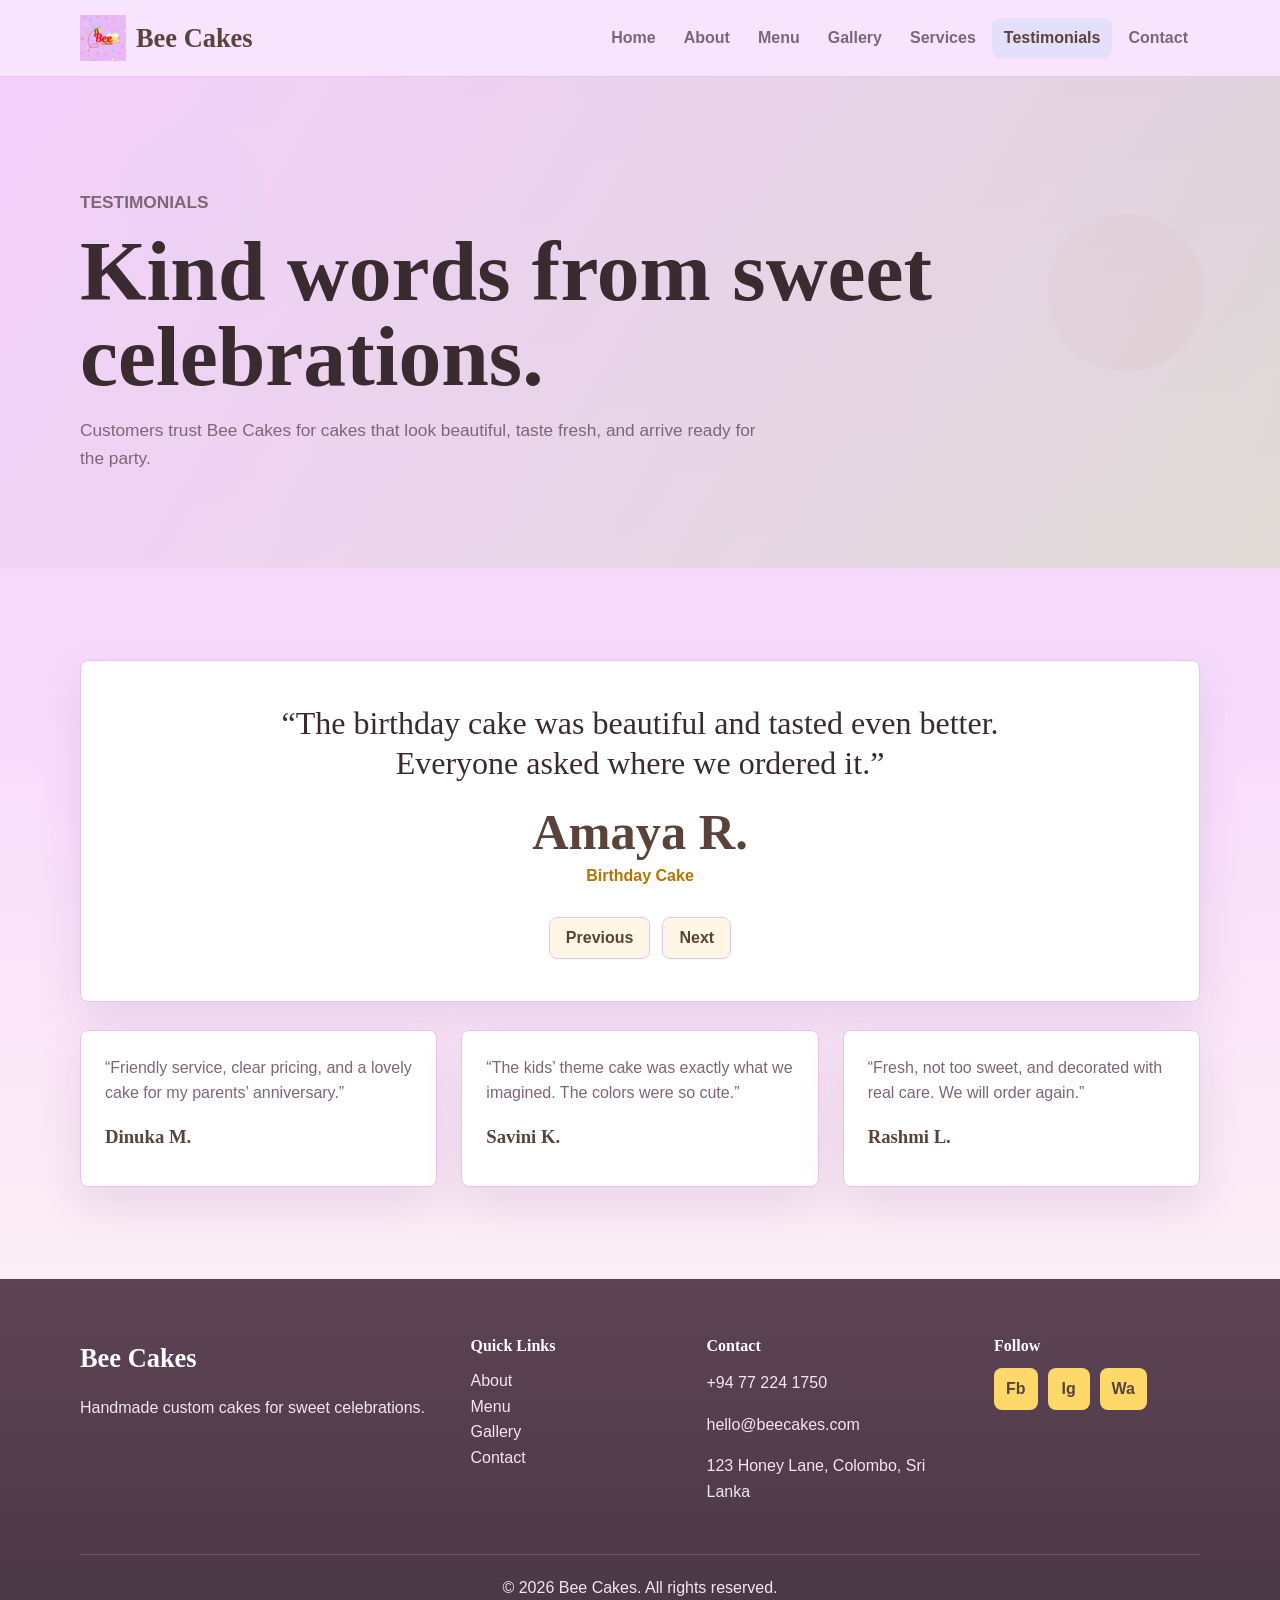
<file: pages/testimonials.html>
<!doctype html>
<html lang="en">
  <head>
    <meta charset="UTF-8" />
    <meta name="viewport" content="width=device-width, initial-scale=1.0" />
    <meta
      name="description"
      content="Read customer reviews for Bee Cakes custom birthday cakes, wedding cakes, cupcakes, and celebration desserts."
    />
    <title>Bee Cakes Testimonials | Customer Reviews</title>
    <link rel="icon" type="image/png" href="../assets/Bee.png" />
    <link rel="stylesheet" href="../css/style.css" />
  </head>
  <body>
    <header class="site-header" data-header>
      <nav class="navbar container" aria-label="Main navigation">
        <a class="logo" href="../index.html">
          <img src="../assets/Bee.png" alt="" aria-hidden="true" />
          <span>Bee Cakes</span> </a
        ><button
          class="nav-toggle"
          type="button"
          aria-label="Open navigation menu"
          aria-expanded="false"
          data-nav-toggle
        >
          <span></span><span></span><span></span>
        </button>
        <ul class="nav-links" data-nav-menu>
          <li><a href="../index.html">Home</a></li>
          <li><a href="about.html">About</a></li>
          <li><a href="menu.html">Menu</a></li>
          <li><a href="gallery.html">Gallery</a></li>
          <li><a href="services.html">Services</a></li>
          <li><a class="active" href="testimonials.html">Testimonials</a></li>
          <li><a href="contact.html">Contact</a></li>
        </ul>
      </nav>
    </header>
    <main>
      <section class="page-hero">
        <div class="container reveal">
          <p class="eyebrow">Testimonials</p>
          <h1>Kind words from sweet celebrations.</h1>
          <p>
            Customers trust Bee Cakes for cakes that look beautiful, taste
            fresh, and arrive ready for the party.
          </p>
        </div>
      </section>
      <section class="section">
        <div class="container">
          <div class="slider reveal" data-slider>
            <article class="slide active" data-slide>
              <p>
                “The birthday cake was beautiful and tasted even better.
                Everyone asked where we ordered it.”
              </p>
              <h2>Amaya R.</h2>
              <span>Birthday Cake</span>
            </article>
            <article class="slide" data-slide>
              <p>
                “Bee Cakes matched our wedding colors perfectly. The whole
                process felt easy and personal.”
              </p>
              <h2>Nethmi P.</h2>
              <span>Wedding Cake</span>
            </article>
            <article class="slide" data-slide>
              <p>
                “The cupcakes were soft, pretty, and packed so neatly. They were
                the first treats to disappear.”
              </p>
              <h2>Devon S.</h2>
              <span>Cupcake Box</span>
            </article>
            <div class="slider-controls">
              <button type="button" data-slider-prev>Previous</button
              ><button type="button" data-slider-next>Next</button>
            </div>
          </div>
          <div class="reviews review-grid">
            <article class="review reveal">
              <p>
                “Friendly service, clear pricing, and a lovely cake for my
                parents’ anniversary.”
              </p>
              <h3>Dinuka M.</h3>
            </article>
            <article class="review reveal">
              <p>
                “The kids’ theme cake was exactly what we imagined. The colors
                were so cute.”
              </p>
              <h3>Savini K.</h3>
            </article>
            <article class="review reveal">
              <p>
                “Fresh, not too sweet, and decorated with real care. We will
                order again.”
              </p>
              <h3>Rashmi L.</h3>
            </article>
          </div>
        </div>
      </section>
    </main>
    <footer class="site-footer">
      <div class="container footer-grid">
        <div>
          <a class="logo" href="../index.html">Bee Cakes</a>
          <p>Handmade custom cakes for sweet celebrations.</p>
        </div>
        <div>
          <h2>Quick Links</h2>
          <a href="about.html">About</a><a href="menu.html">Menu</a
          ><a href="gallery.html">Gallery</a><a href="contact.html">Contact</a>
        </div>
        <div>
          <h2>Contact</h2>
          <p>+94 77 224 1750</p>
          <p>hello@beecakes.com</p>
          <p>123 Honey Lane, Colombo, Sri Lanka</p>
        </div>
        <div>
          <h2>Follow</h2>
          <div class="socials">
            <a href="#">Fb</a><a href="#">Ig</a><a href="#">Wa</a>
          </div>
        </div>
      </div>
      <p class="copyright">&copy; 2026 Bee Cakes. All rights reserved.</p>
    </footer>
    <button
      class="back-to-top"
      type="button"
      aria-label="Back to top"
      data-back-to-top
    >
      Top
    </button>
    <script src="../js/script.js"></script>
  </body>
</html>
</file>
<file: css/style.css>
:root {
    --canvas: #f3d0fb;
    --canvas-soft: #fae7fd;
    --cream: #fff7e6;
    --yellow: #ffd86a;
    --honey: #d58b08;
    --gold: #b27500;
    --pink: #f3a3c9;
    --rose: #ff6f87;
    --sky: #74ccef;
    --mint: #b1dc8d;
    --coral: #f48f79;
    --cocoa: #5a433a;
    --text: #3a2b31;
    --muted: #7d6677;
    --line: #e7c4ef;
    --white: #fff;
    --shadow: 0 18px 45px rgba(122, 71, 146, .14)
}

* {
    box-sizing: border-box
}

html {
    scroll-behavior: smooth
}

body {
    margin: 0;
    color: var(--text);
    background:
        radial-gradient(circle at 15% 12%, rgba(116, 204, 239, .14) 0 70px, transparent 72px),
        radial-gradient(circle at 88% 18%, rgba(243, 163, 201, .16) 0 78px, transparent 80px),
        linear-gradient(180deg, var(--canvas) 0%, #f7dbfc 42%, #fffaf0 100%);
    font-family: Arial, Helvetica, sans-serif;
    line-height: 1.6
}

body.nav-open {
    overflow: hidden
}

img {
    display: block;
    max-width: 100%
}

a {
    text-decoration: none;
    color: inherit
}

button,
input,
select,
textarea {
    font: inherit
}

.container {
    width: min(1120px, calc(100% - 32px));
    margin: auto
}

.site-header {
    position: sticky;
    top: 0;
    z-index: 20;
    background: rgba(250, 231, 253, .86);
    border-bottom: 1px solid rgba(231, 196, 239, .92);
    -webkit-backdrop-filter: blur(16px);
    backdrop-filter: blur(16px);
    transition: .25s
}

.site-header.scrolled {
    box-shadow: 0 10px 30px rgba(122, 71, 146, .1);
    background: rgba(250, 231, 253, .96)
}

.navbar {
    min-height: 76px;
    display: flex;
    align-items: center;
    justify-content: space-between;
    gap: 24px
}

.logo {
    display: inline-flex;
    align-items: center;
    gap: 10px;
    font-family: Georgia, "Times New Roman", serif;
    font-size: 1.65rem;
    font-weight: 700;
    color: var(--cocoa);
    white-space: nowrap
}

.logo img {
    display: block;
    width: auto;
    height: 46px;
    object-fit: contain
}

.nav-links {
    display: flex;
    gap: 4px;
    align-items: center;
    list-style: none;
    margin: 0;
    padding: 0
}

.nav-links a {
    display: inline-flex;
    min-height: 40px;
    align-items: center;
    padding: 0 12px;
    border-radius: 8px;
    color: var(--muted);
    font-weight: 700;
    transition: .2s
}

.nav-links a:hover,
.nav-links a.active {
    background: rgba(116, 204, 239, .16);
    color: var(--cocoa)
}

.nav-toggle {
    display: none;
    width: 44px;
    height: 44px;
    border: 1px solid rgba(231, 196, 239, .95);
    border-radius: 8px;
    background: rgba(255, 255, 255, .8);
    cursor: pointer
}

.nav-toggle span {
    display: block;
    width: 20px;
    height: 2px;
    margin: 5px auto;
    background: var(--cocoa);
    transition: .2s
}

.nav-toggle.is-open span:first-child {
    transform: translateY(7px) rotate(45deg)
}

.nav-toggle.is-open span:nth-child(2) {
    opacity: 0
}

.nav-toggle.is-open span:last-child {
    transform: translateY(-7px) rotate(-45deg)
}

.hero {
    position: relative;
    min-height: calc(100vh - 76px);
    display: grid;
    align-items: center;
    background: linear-gradient(90deg, rgba(90, 67, 58, .76), rgba(90, 67, 58, .2)), url("https://images.unsplash.com/photo-1486427944299-d1955d23e34d?auto=format&fit=crop&w=1800&q=80") center/cover
}

.hero:after {
    content: "";
    position: absolute;
    inset: auto 0 0;
    height: 86px;
    background: linear-gradient(0deg, var(--white), transparent)
}

.hero-content {
    position: relative;
    z-index: 1;
    max-width: 720px;
    padding: 88px 0 128px;
    color: var(--white)
}

.hero h1,
.page-hero h1 {
    margin: 0;
    font-family: Georgia, "Times New Roman", serif;
    font-size: clamp(2.45rem, 7vw, 5.35rem);
    line-height: 1
}

.hero p {
    max-width: 620px;
    font-size: 1.12rem
}

.eyebrow {
    margin: 0 0 12px;
    color: var(--gold);
    font-size: .78rem;
    font-weight: 800;
    text-transform: uppercase;
    letter-spacing: 0
}

.hero .eyebrow,
.promo .eyebrow {
    color: var(--yellow)
}

.actions,
.center {
    display: flex;
    gap: 14px;
    flex-wrap: wrap;
    margin-top: 28px
}

.center {
    justify-content: center
}

.btn {
    display: inline-flex;
    min-height: 48px;
    align-items: center;
    justify-content: center;
    padding: 0 22px;
    border: 0;
    border-radius: 8px;
    font-weight: 800;
    cursor: pointer;
    transition: .2s
}

.btn:hover {
    transform: translateY(-2px)
}

.primary {
    background: linear-gradient(135deg, var(--yellow), #ffcf4d);
    color: var(--cocoa);
    box-shadow: 0 12px 24px rgba(213, 139, 8, .24)
}

.secondary {
    background: rgba(255, 255, 255, .92);
    color: var(--cocoa);
    box-shadow: 0 12px 24px rgba(122, 71, 146, .12)
}

.section {
    padding: 92px 0
}

.soft {
    background: linear-gradient(180deg, rgba(250, 231, 253, .9), rgba(255, 247, 230, .95))
}

.page-hero {
    padding: 112px 0 78px;
    background: linear-gradient(120deg, rgba(243, 208, 251, .95), rgba(177, 220, 141, .34)), url("https://images.unsplash.com/photo-1519915028121-7d3463d20b13?auto=format&fit=crop&w=1600&q=80") center/cover
}

.page-hero p {
    max-width: 700px;
    color: var(--muted);
    font-size: 1.08rem
}

.split {
    display: grid;
    grid-template-columns: minmax(0, 1fr) minmax(280px, .9fr);
    gap: 48px;
    align-items: center
}

h2,
.section-head h2,
.promo h2,
.contact-panel h2 {
    margin: 0 0 16px;
    color: var(--cocoa);
    font-family: Georgia, "Times New Roman", serif;
    font-size: clamp(2rem, 4vw, 3.15rem);
    line-height: 1.08
}

p {
    color: var(--muted)
}

.text-link {
    display: inline-flex;
    margin-top: 8px;
    color: var(--gold);
    font-weight: 800
}

.rounded,
.image-note img {
    width: 100%;
    min-height: 360px;
    object-fit: cover;
    border-radius: 8px;
    box-shadow: var(--shadow)
}

.image-note {
    position: relative
}

.image-note div {
    position: absolute;
    right: 18px;
    bottom: 18px;
    max-width: 230px;
    padding: 18px;
    border-radius: 8px;
    background: rgba(255, 255, 255, .94);
    box-shadow: 0 16px 32px rgba(122, 71, 146, .16)
}

.image-note span {
    display: block;
    color: var(--muted)
}

.section-head {
    max-width: 680px;
    margin: 0 auto 42px;
    text-align: center
}

.cards,
.features,
.reviews,
.gallery {
    display: grid;
    gap: 24px
}

.cards {
    grid-template-columns: repeat(3, 1fr)
}

.big {
    grid-template-columns: repeat(3, 1fr)
}

.cake-card,
.feature,
.review,
.contact-form,
.contact-panel,
.slider {
    border: 1px solid var(--line);
    border-radius: 8px;
    background: var(--white);
    box-shadow: var(--shadow)
}

.cake-card {
    overflow: hidden
}

.cake-card img {
    width: 100%;
    height: 240px;
    object-fit: cover;
    transition: .35s
}

.cake-card:hover img {
    transform: scale(1.06)
}

.cake-card div,
.feature,
.review {
    padding: 24px
}

.cake-card h2,
.cake-card h3,
.feature h2,
.feature h3,
.review h3 {
    margin: 0 0 10px;
    color: var(--cocoa);
    font-family: Georgia, "Times New Roman", serif
}

.cake-card p,
.feature p,
.review p {
    margin: 0 0 16px
}

.cake-card span {
    color: var(--gold);
    font-weight: 900
}

.features {
    grid-template-columns: repeat(3, 1fr)
}

.feature {
    transition: .2s
}

.feature:hover {
    transform: translateY(-4px);
    box-shadow: 0 24px 50px rgba(122, 71, 146, .16)
}

.feature span {
    display: inline-flex;
    min-width: 44px;
    height: 32px;
    align-items: center;
    justify-content: center;
    margin-bottom: 18px;
    border-radius: 8px;
    background: var(--yellow);
    color: var(--cocoa);
    font-weight: 900
}

.gallery {
    grid-template-columns: repeat(3, 1fr)
}

.gallery.full {
    grid-template-columns: repeat(4, 1fr)
}

.gallery-item {
    min-height: 230px;
    padding: 0;
    overflow: hidden;
    border: 0;
    border-radius: 8px;
    background: var(--cream);
    cursor: pointer;
    box-shadow: var(--shadow)
}

.gallery-item img {
    width: 100%;
    height: 100%;
    min-height: 230px;
    object-fit: cover;
    transition: .35s
}

.gallery-item:hover img {
    transform: scale(1.08);
    filter: brightness(.86)
}

.promo {
    margin: 26px 0;
    padding: 52px 0;
    color: var(--white);
    background: linear-gradient(120deg, rgba(90, 67, 58, .94), rgba(255, 111, 135, .78)), url("https://images.unsplash.com/photo-1525257831700-183b9b8bf5db?auto=format&fit=crop&w=1500&q=80") center/cover
}

.promo p,
.promo h2 {
    color: var(--white)
}

.promo-inner {
    display: flex;
    align-items: center;
    justify-content: space-between;
    gap: 24px
}

.promo-inner div {
    max-width: 720px
}

.reviews {
    grid-template-columns: repeat(2, 1fr)
}

.review-grid {
    grid-template-columns: repeat(3, 1fr);
    margin-top: 28px
}

.slider {
    min-height: 310px;
    padding: 42px;
    text-align: center
}

.slide {
    display: none
}

.slide.active {
    display: block
}

.slide p {
    max-width: 780px;
    margin: 0 auto 22px;
    color: var(--text);
    font-family: Georgia, "Times New Roman", serif;
    font-size: clamp(1.3rem, 3vw, 2rem);
    line-height: 1.25
}

.slide h2 {
    margin: 0 0 4px
}

.slide span {
    color: var(--gold);
    font-weight: 800
}

.slider-controls {
    display: flex;
    justify-content: center;
    gap: 12px;
    margin-top: 28px
}

.slider-controls button {
    min-height: 42px;
    padding: 0 16px;
    border: 1px solid var(--line);
    border-radius: 8px;
    background: var(--cream);
    color: var(--cocoa);
    cursor: pointer;
    font-weight: 800
}

.contact-layout {
    display: grid;
    grid-template-columns: minmax(0, 1.2fr) minmax(280px, .8fr);
    gap: 30px;
    align-items: start
}

.contact-form {
    display: grid;
    grid-template-columns: repeat(2, 1fr);
    gap: 18px;
    padding: 28px
}

.field {
    display: flex;
    flex-direction: column;
    gap: 7px
}

.field.full,
.form-success {
    grid-column: 1/-1
}

label {
    color: var(--cocoa);
    font-weight: 800
}

input,
select,
textarea {
    width: 100%;
    border: 1px solid var(--line);
    border-radius: 8px;
    padding: 12px 14px;
    background: rgba(255, 251, 246, .98);
    color: var(--text);
    outline: none;
    transition: .2s
}

input:focus,
select:focus,
textarea:focus {
    border-color: var(--honey);
    box-shadow: 0 0 0 4px rgba(116, 204, 239, .24)
}

textarea {
    resize: vertical
}

small {
    min-height: 18px;
    color: #b42318;
    font-size: .86rem
}

.form-success {
    min-height: 24px;
    margin: 0;
    color: #1f7a4d;
    font-weight: 800
}

.contact-panel {
    padding: 28px
}

.contact-panel ul {
    padding: 0;
    margin: 24px 0;
    list-style: none
}

.contact-panel li {
    display: grid;
    gap: 3px;
    padding: 14px 0;
    border-bottom: 1px solid var(--line)
}

.site-footer {
    padding: 58px 0 24px;
    color: #fef9ff;
    background: linear-gradient(180deg, #5d4355 0%, #4a3845 100%)
}

.footer-grid {
    display: grid;
    grid-template-columns: 1.4fr .8fr 1fr .8fr;
    gap: 30px
}

.site-footer .logo,
.site-footer h2 {
    color: var(--white)
}

.site-footer h2 {
    margin: 0 0 14px;
    font-size: 1rem
}

.site-footer p,
.site-footer a {
    display: block;
    color: #f4e4f7
}

.socials {
    display: flex;
    flex-wrap: wrap;
    gap: 10px
}

.socials a {
    display: inline-flex;
    min-width: 42px;
    min-height: 42px;
    align-items: center;
    justify-content: center;
    padding: 0 12px;
    border-radius: 8px;
    background: var(--yellow);
    color: var(--cocoa);
    font-weight: 900
}

.wide a {
    min-width: auto
}

.copyright {
    width: min(1120px, calc(100% - 32px));
    margin: 34px auto 0;
    padding-top: 20px;
    border-top: 1px solid rgba(255, 255, 255, .16);
    text-align: center
}

.back-to-top {
    position: fixed;
    right: 18px;
    bottom: 18px;
    z-index: 18;
    width: 54px;
    height: 54px;
    border: 0;
    border-radius: 8px;
    background: linear-gradient(135deg, var(--yellow), #ffdc7f);
    color: var(--cocoa);
    box-shadow: 0 12px 26px rgba(122, 71, 146, .22);
    cursor: pointer;
    font-weight: 900;
    opacity: 0;
    pointer-events: none;
    transform: translateY(12px);
    transition: .2s
}

.back-to-top.visible {
    opacity: 1;
    pointer-events: auto;
    transform: translateY(0)
}

.lightbox {
    position: fixed;
    inset: 0;
    z-index: 40;
    display: none;
    place-items: center;
    padding: 30px;
    background: rgba(58, 43, 49, .84)
}

.lightbox.open {
    display: grid
}

.lightbox img {
    max-height: min(72vh, 760px);
    width: min(920px, 100%);
    object-fit: contain;
    border-radius: 8px;
    box-shadow: 0 24px 60px rgba(0, 0, 0, .3)
}

.lightbox p {
    margin: 14px 0 0;
    color: var(--white);
    font-weight: 800;
    text-align: center
}

.lightbox button {
    position: absolute;
    top: 18px;
    right: 18px;
    width: 46px;
    height: 46px;
    border: 0;
    border-radius: 8px;
    background: var(--white);
    color: var(--cocoa);
    cursor: pointer;
    font-size: 1.8rem
}

.reveal {
    opacity: 0;
    transform: translateY(22px);
    transition: opacity .6s ease, transform .6s ease
}

.reveal.in-view {
    opacity: 1;
    transform: translateY(0)
}

@media (max-width:980px) {
    .nav-toggle {
        display: block
    }

    .nav-links {
        position: fixed;
        top: 76px;
        left: 0;
        right: 0;
        display: grid;
        gap: 6px;
        padding: 18px;
        background: rgba(250, 231, 253, .98);
        border-bottom: 1px solid var(--line);
        box-shadow: 0 20px 35px rgba(122, 71, 146, .12);
        transform: translateY(-130%);
        transition: .25s
    }

    .nav-links.is-open {
        transform: translateY(0)
    }

    .nav-links a {
        justify-content: center
    }

    .split,
    .contact-layout {
        grid-template-columns: 1fr
    }

    .cards,
    .big,
    .features,
    .footer-grid {
        grid-template-columns: repeat(2, 1fr)
    }

    .gallery.full {
        grid-template-columns: repeat(3, 1fr)
    }

    .promo-inner {
        align-items: flex-start;
        flex-direction: column
    }
}

@media (max-width:700px) {
    .container {
        width: min(100% - 24px, 1120px)
    }

    .hero {
        min-height: 720px
    }

    .section {
        padding: 64px 0
    }

    .page-hero {
        padding: 82px 0 58px
    }

    .cards,
    .big,
    .features,
    .reviews,
    .review-grid,
    .gallery,
    .gallery.full,
    .footer-grid,
    .contact-form {
        grid-template-columns: 1fr
    }

    .contact-form {
        padding: 22px
    }

    .gallery-item,
    .gallery-item img {
        min-height: 260px
    }

    .image-note div {
        position: static;
        margin-top: 14px;
        max-width: none
    }

    .rounded,
    .image-note img {
        min-height: 280px
    }

    .slider {
        min-height: 360px;
        padding: 28px 18px
    }

    .slider-controls {
        flex-direction: column
    }

    .btn {
        width: 100%
    }

    .socials a {
        flex: 1
    }
}

@media (prefers-reduced-motion:reduce) {

    *,
    *:before,
    *:after {
        scroll-behavior: auto !important;
        transition-duration: .01ms !important;
        animation-duration: .01ms !important
    }

    .reveal {
        opacity: 1;
        transform: none
    }
}
</file>
